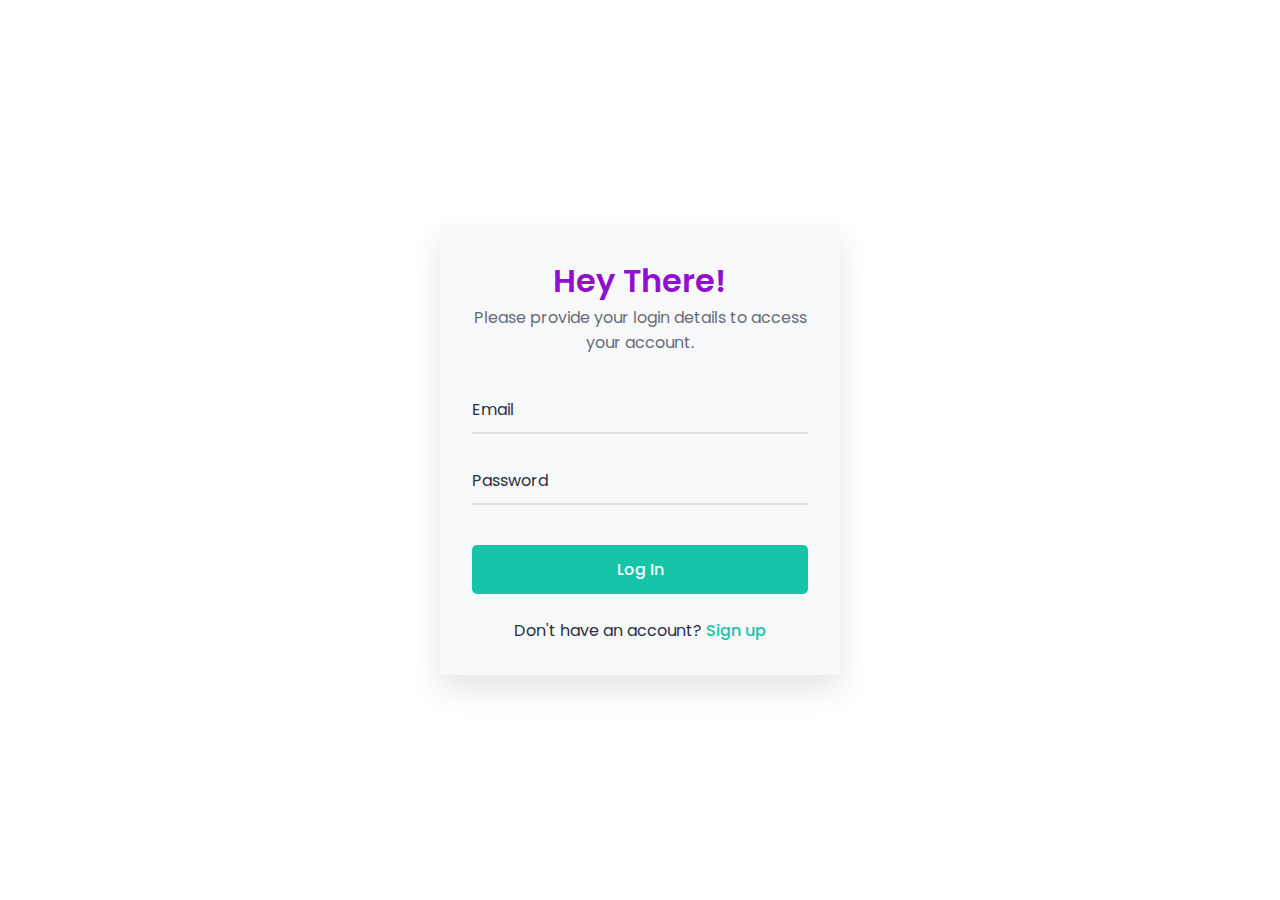
<file: index.html>
<!DOCTYPE html>
<html lang="en">
<head>
    <meta charset="UTF-8">
    <meta name="viewport" content="width=device-width, initial-scale=1.0">
    <title>Login</title>
    <link rel="stylesheet" href="styles.css">
</head>
<body>
    <div class="container">
        <div class="form-header">
            <h2>Hey There!</h2>
            <p>Please provide your login details to access your account.
            </p>
        </div>
        <form action="/login" method="POST">
            <div class="input-group">
                <input type="email" id="email" name="email" required>
                <label for="email">Email</label>
            </div>
            <div class="input-group">
                <input type="password" id="password" name="password" required>
                <label for="password">Password</label>
            </div>
            <button type="submit">Log In</button>
        </form>
        <div class="form-footer">
            <p>Don't have an account? <a href="/register.html">Sign up</a></p>
        </div>
    </div>
    <script src="script.js"></script>
</body>
</html>
</file>
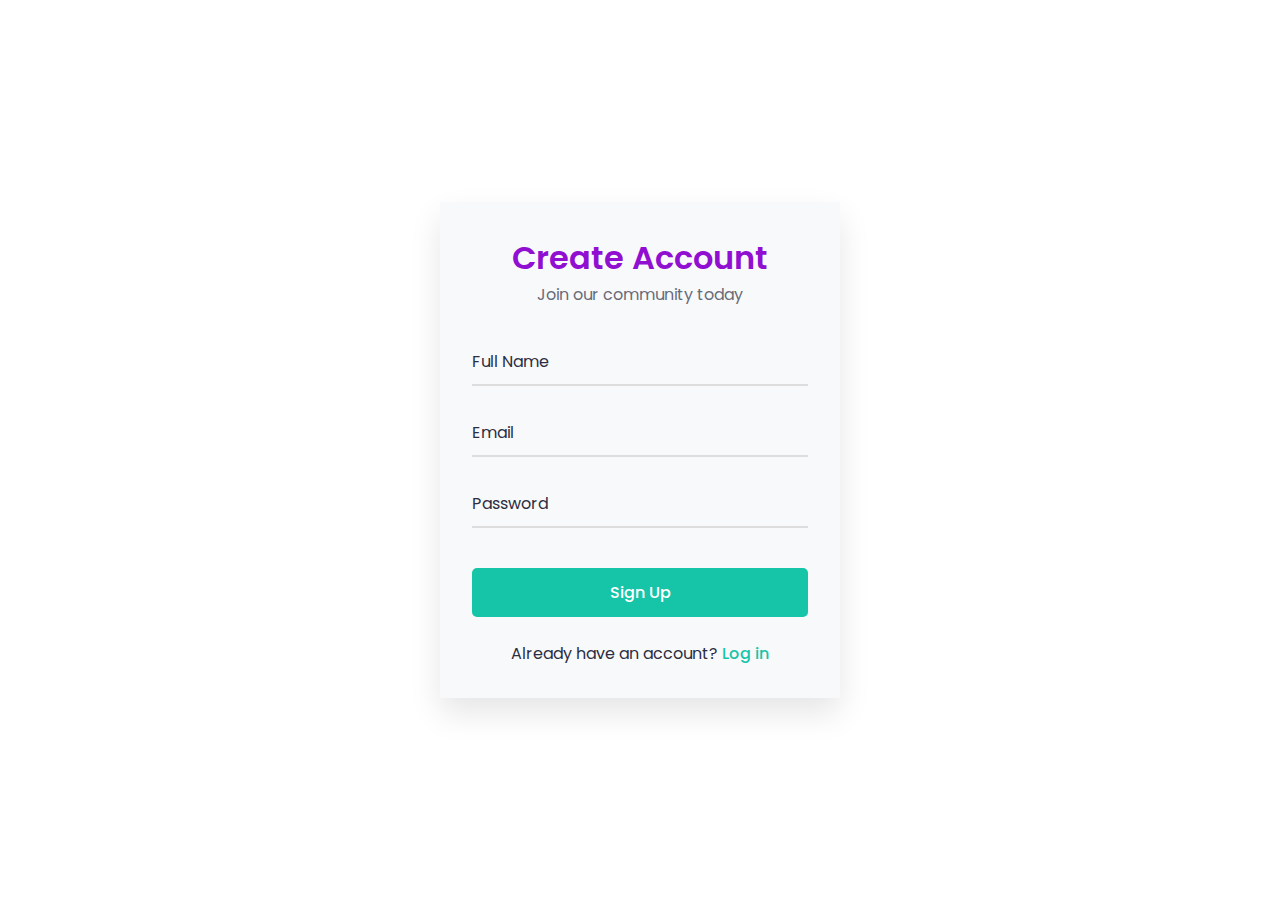
<file: register.html>
<!DOCTYPE html>
<html lang="en">
<head>
    <meta charset="UTF-8">
    <meta name="viewport" content="width=device-width, initial-scale=1.0">
    <title>Register</title>
    <link rel="stylesheet" href="styles.css">
</head>
<body>
    <div class="container">
        <div class="form-header">
            <h2>Create Account</h2>
            <p>Join our community today</p>
        </div>
        <form id="registerForm" action="/register" method="POST">
            <div class="input-group">
                <input type="text" id="name" name="name" required>
                <label for="name">Full Name</label>
            </div>
            <div class="input-group">
                <input type="email" id="email" name="email" required>
                <label for="email">Email</label>
            </div>
            <div class="input-group">
                <input type="password" id="password" name="password" required>
                <label for="password">Password</label>
            </div>
            <button type="submit">Sign Up</button>
        </form>
        <div class="form-footer">
            <p>Already have an account? <a href="/">Log in</a></p>
        </div>
    </div>
    <script src="script.js"></script>
</body>
</html>
</file>
<file: styles.css>
@import url('https://fonts.googleapis.com/css2?family=Poppins:wght@300;400;500;600&display=swap');

:root {
  --primary-color: #900fd1;
  --secondary-color: #16c4a8;
  --accent-color: #4cc9f0;
  --background-color: #f8f9fa;
  --text-color: #2b2d42;
  --error-color: #ef233c;
}

* {
  margin: 0;
  padding: 0;
  box-sizing: border-box;
  font-family: 'Poppins', sans-serif;
}

body {
  display: flex;
  justify-content: center;
  align-items: center;
  min-height: 100vh;
  background-image: url("https://img.freepik.com/free-vector/gradient-stock-market-concept_23-2149166910.jpg?t=st=1735193968~exp=1735197568~hmac=5f5f34e5eeeefcbcbc22e8be43065a1de1b0c8099cd9c830bba49d9bb6336d68&w=826");
  background-size: cover;

}

.container {
  background-color: var(--background-color);
  border-radius: 0px;
  box-shadow: 0 15px 30px rgba(0, 0, 0, 0.1);
  overflow: hidden;
  width: 400px;
  max-width: 100%;
  padding: 2rem;
}

.form-header {
  text-align: center;
  margin-bottom: 2rem;
}

.form-header h2 {
  color: var(--primary-color);
  font-size: 2rem;
  font-weight: 600;
}

.form-header p {
  color: var(--text-color);
  opacity: 0.7;
}

form {
  display: flex;
  flex-direction: column;
}

.input-group {
  position: relative;
  margin-bottom: 1.5rem;
}

.input-group input {
  width: 100%;
  padding: 10px 0;
  font-size: 1rem;
  color: var(--text-color);
  border: none;
  border-bottom: 2px solid #ddd;
  outline: none;
  background: transparent;
  transition: 0.3s;
}

.input-group label {
  position: absolute;
  top: 0;
  left: 0;
  padding: 10px 0;
  font-size: 1rem;
  color: var(--text-color);
  pointer-events: none;
  transition: 0.3s;
}

.input-group input:focus ~ label,
.input-group input:valid ~ label {
  top: -20px;
  font-size: 0.8rem;
  color: var(--secondary-color);
}

.input-group input:focus {
  border-bottom: 2px solid var(--secondary-color);
}

button[type="submit"] {
  width: 100%;
  padding: 12px;
  background: var(--secondary-color);
  color: #fff;
  border: none;
  border-radius: 5px;
  font-size: 1rem;
  font-weight: 500;
  cursor: pointer;
  transition: background 0.3s, transform 0.1s;
  margin-top: 1rem;
}

button[type="submit"]:hover {
  background: var(--primary-color);
}

button[type="submit"]:active {
  transform: scale(0.98);
}

.form-footer {
  text-align: center;
  margin-top: 1.5rem;
  color: var(--text-color);
}

.form-footer a {
  color: var(--secondary-color);
  text-decoration: none;
  font-weight: 500;
  transition: color 0.3s;
}

.form-footer a:hover {
  color: var(--primary-color);
}
</file>
